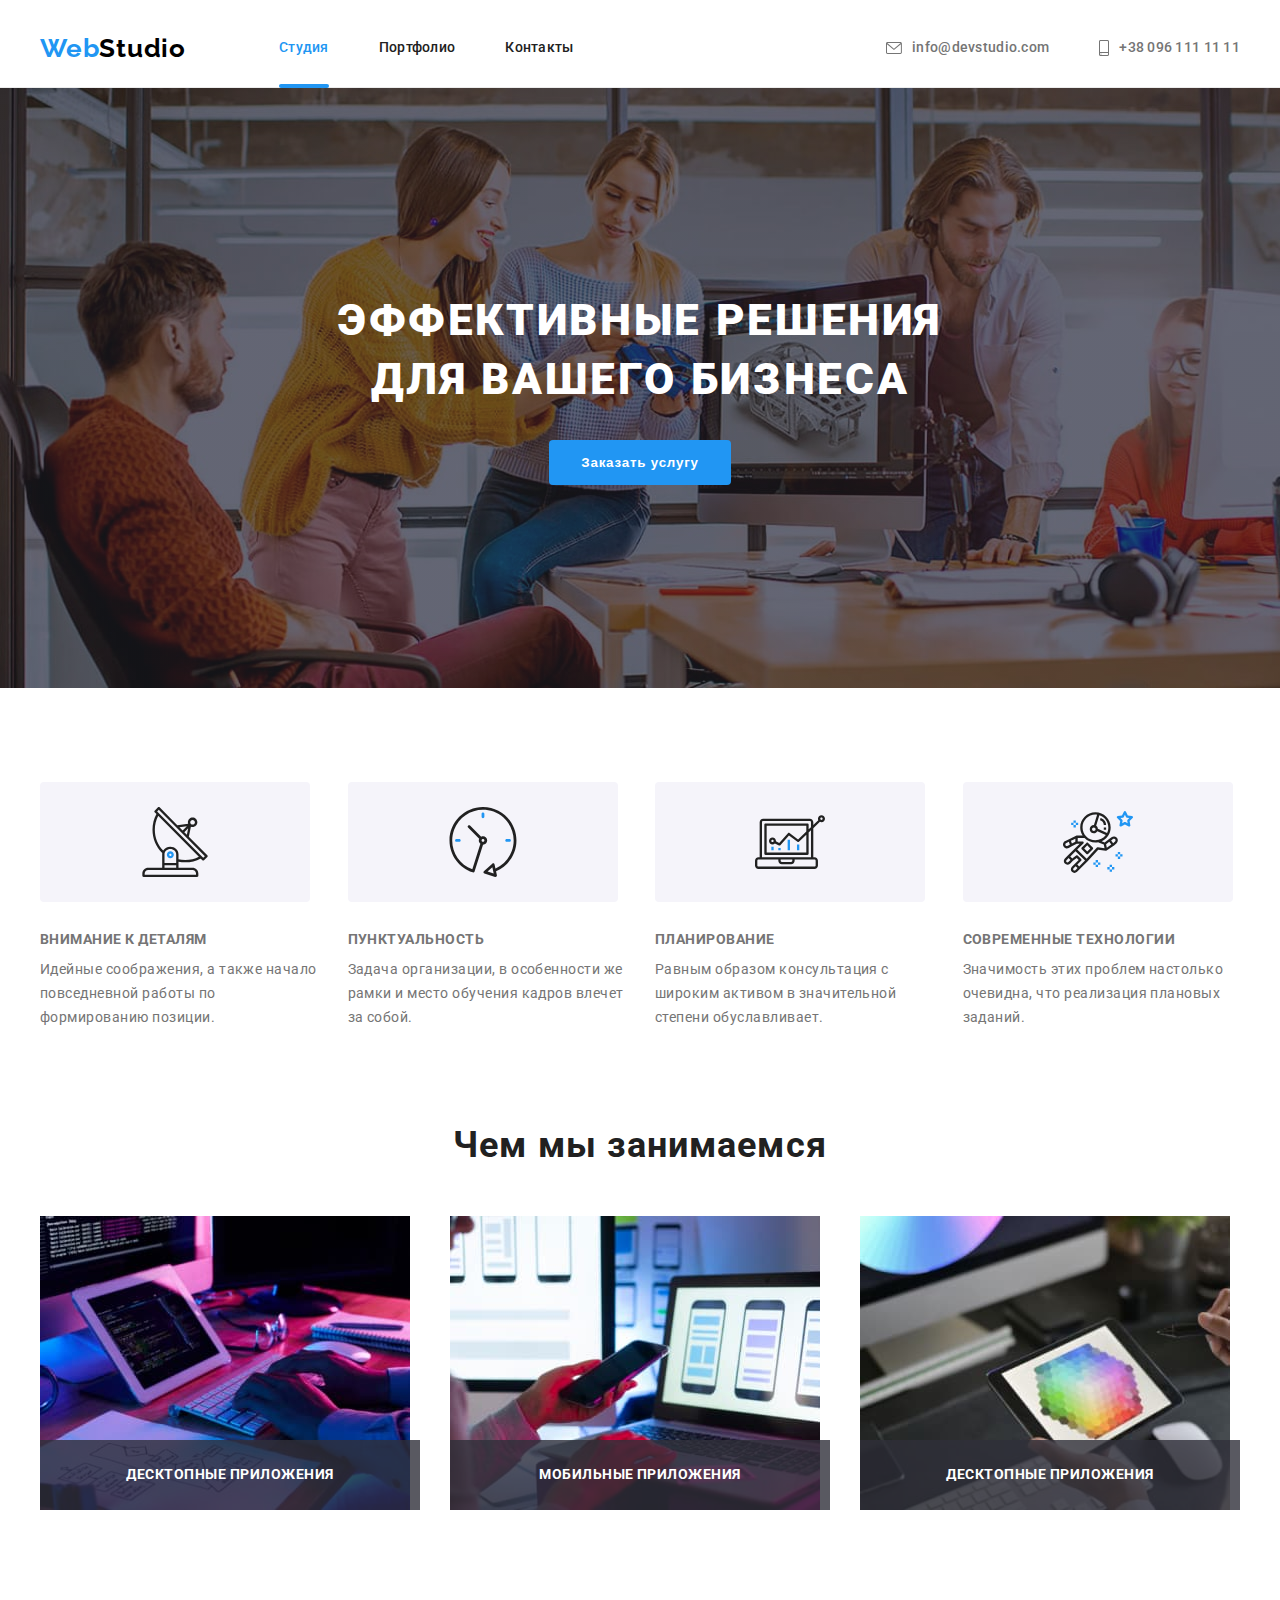
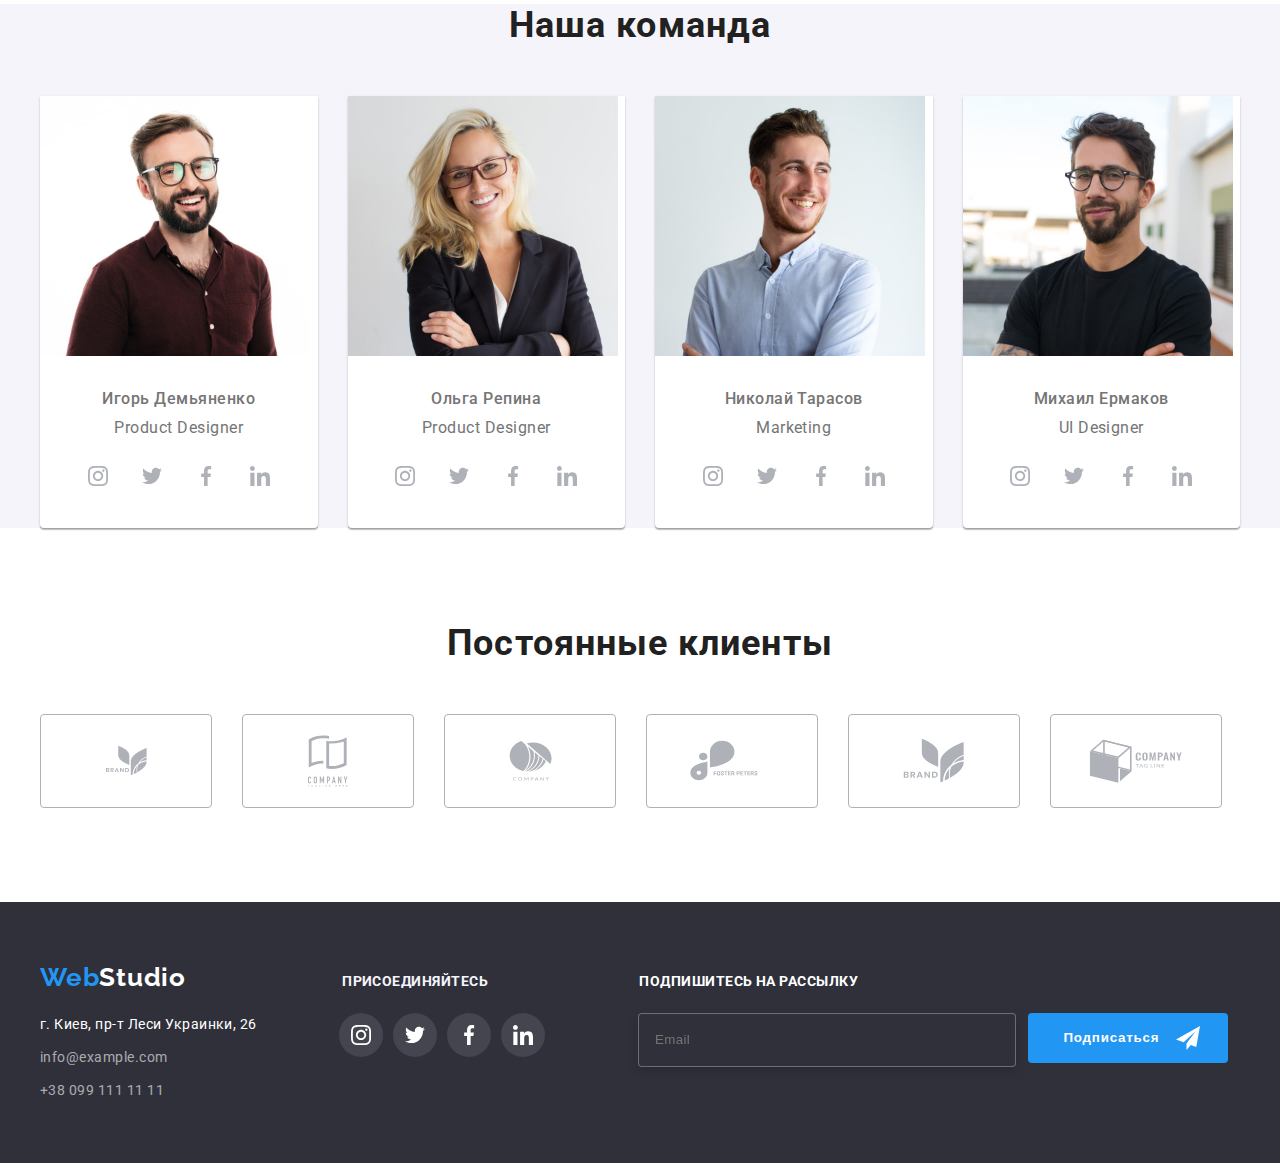
<file: index.html>
<!DOCTYPE html>
<html lang="ru">

<head>
  <meta charset="utf-8">
  <meta name="description" content="Предоставление услуг Веб разработки" />
  <!-- Мета-тег вьюпорт для синхронизации работы вюпортов устройства и DevTools -->
  <meta name="viewport" content="width=device-width, initial-scale=1.0" />
  <title>Веб студия</title>

<!-- Добавление Modern-normalize (в начале)-->
<link rel="stylesheet" href="https://cdnjs.cloudflare.com/ajax/libs/modern-normalize/1.1.0/modern-normalize.min.css"
  integrity="sha512-wpPYUAdjBVSE4KJnH1VR1HeZfpl1ub8YT/NKx4PuQ5NmX2tKuGu6U/JRp5y+Y8XG2tV+wKQpNHVUX03MfMFn9Q=="
  crossorigin="anonymous" referrerpolicy="no-referrer" />

<!-- Добавление шрифтов Google-fonts (после после modern-normalize) -->
<link rel="preconnect" href="https://fonts.googleapis.com">
<link rel="preconnect" href="https://fonts.gstatic.com" crossorigin>
<link href="https://fonts.googleapis.com/css2?family=Raleway:wght@700&family=Roboto:wght@400;500;700;900&display=swap"
  rel="stylesheet">

<!-- Ссылка на CSS-файл (после modern-normalize)-->
<link rel="stylesheet" href="./css/main.css">

</head>


<body>
  <!-- Содержание -->
  <header class="page-header">
    <!-- HEADER -->
    <div class="container">
      <nav class="page-header__nav">
        <a class="logo page-header__logo" href="./index.html">Web<span class="logo__studio logo__studio--accent-black">Studio</span>
        </a>
        <ul class="site-nav list">
          <li class="site-nav__item">
            <a href="" class="site-nav__link site-nav__link--current">Студия</a>
          </li>
          <li class="site-nav__item">
            <a href="./portfolio.html" class="site-nav__link">Портфолио</a>
          </li>
          <li class="site-nav__item">
            <a href="" class="site-nav__link">Контакты</a></li>
        </ul>
      </nav>
      <!-- КОНТАКТЫ -->
      <ul class="contact list">
        <li class="contact__item item">
          <a href="mailto:info@devstudio.com" class="contact__link link">
            <svg class="contact__icon" width="16" height="12">
              <use href="./images/svg/icons.svg#icon-envelope-hover"></use>
            </svg>
            info@devstudio.com</a>
        </li>
        <li class="contact__item item">
          <a href="tel:+380961111111" class="contact__link link">
            <svg class="contact__icon" width="10" height="16">
              <use href="./images/svg/icons.svg#icon-smartphone"></use>
            </svg>
            +38 096 111 11 11</a>
        </li>
      </ul>
    </div>
  </header>
  <main>
    <!-- Герой -->
    <section class="hero hero--margin">
      <div class="container">
        <h1 class="hero__title">Эффективные решения<br>для вашего бизнеса</h1>
        <button class="hero-button button" type="button" data-modal-open>Заказать услугу</button>
      </div>

    </section>
    <!-- 2-я секция - Приоритеты в работе -->
    <section class="feature section">
      <div class="container">
        <!-- Скрываю заголовок визуально (в CSS оформлении) -->
        <h2 class="visually-hidden">Наши приоритеты при работе с клиентом</h2>
        <ul class="feature__list list">
          <li class="feature__item">
            <div class="feature__icon-thumb">
              <svg class="feature__icon" width="70" height="70">
                <use href="./images/svg/icons.svg#icon-antenna"></use>
              </svg>
            </div>
            <h3 class="feature__title">Внимание к деталям</h3>
            <p class="feature__text">Идейные соображения, а также начало повседневной работы по формированию позиции.</p>
          </li>

          <li class="feature__item">
            <div class="feature__icon-thumb">
              <svg class="feature__icon" width="70" height="70">
                <use href="./images/svg/icons.svg#icon-clock"></use>
              </svg>
            </div>
            <h3 class="feature__title">Пунктуальность</h3>
            <p class="feature__text">Задача организации, в особенности же рамки и место обучения кадров влечет за собой.</p>
          </li>

          <li class="feature__item">
            <div class="feature__icon-thumb">
              <svg class="feature__icon" width="70" height="70">
                <use href="./images/svg/icons.svg#icon-diagram"></use>
              </svg>
            </div>
            <h3 class="feature__title">Планирование</h3>
            <p class="feature__text">Равным образом консультация с широким активом в значительной степени обуславливает.</p>
          </li>

          <li class="feature__item">
            <div class="feature__icon-thumb">
              <svg class="feature__icon" width="70" height="70">
                <use href="./images/svg/icons.svg#icon-astronaut"></use>
              </svg>
            </div>
            <h3 class="feature__title">Современные технологии</h3>
            <p class="feature__text">Значимость этих проблем настолько очевидна, что реализация плановых заданий.</p>
          </li>
        </ul>
      </div>
    </section>
    <!-- 3-я секция - Чем мы занимаемся -->
    <section class="version section">
      <div class="container">
        <h2 class="version__title section-title">Чем мы занимаемся</h2>
        <ul class="version__list list">
          <li class="version-item">
            <h3 class="version-item__title">Десктопные приложения</h3>
            <div class="version-item__thumb">
              <img src="./images/Десктопная версия.jpg" alt="Разработка версии для компьютера ">
            </div>
          </li>

          <li class="version-item">
            <h3 class="version-item__title">Мобильные приложения</h3>
            <div class="version-item__thumb">
              <img src="./images/Мобильная версия.jpg" alt="Разработка версии для компьютера ">
            </div>
          </li>

          <li class="version-item">
            <h3 class="version-item__title">Десктопные приложения</h3>
            <div class="version-item__thumb">
              <img src="./images/Планшет.jpg" alt="Разработка версии для компьютера ">
            </div>
          </li>
        </ul>
      </div>
    </section>
    <!-- 4-я секция - Наша команда -->
    <section class="masters section ">
      <div class="container">
        <h2 class="masters__title section-title">Наша команда</h2>
        <ul class="masters__list list">
          <li class="masters-item">
            <img class="masters-item__image" src="./images/Игорь.jpg" alt="Дизайнер продукции" width="270" height="260" />
            <div class="masters-item__content">
              <h3 class="masters-item__title">Игорь Демьяненко</h3>
              <p class="masters-item__text" lang="en">Product Designer</p>
              <ul class="social-list list">
                <li class="social-list__item item">
                  <a class="social-list__link link" href="">
                    <svg class="social-list__icon" width="20" height="20">
                      <use href="./images/svg/icons.svg#icon-instagram"></use>
                    </svg>
                  </a>
                </li>

                <li class="social-list__item item">
                  <a class="social-list__link link" href="">
                    <svg class="social-list__icon" width="20" height="20">
                      <use href="./images/svg/icons.svg#icon-twitter"></use>
                    </svg>
                  </a>
                </li>

                <li class="social-list__item item">
                  <a class="social-list__link link" href="">
                    <svg class="social-list__icon" width="20" height="20">
                      <use href="./images/svg/icons.svg#icon-facebook"></use>
                    </svg>
                  </a>
                </li>

                <li class="social-list__item item">
                  <a class="social-list__link link" href="">
                    <svg class="social-list__icon" width="20" height="20">
                      <use href="./images/svg/icons.svg#icon-linkedin"></use>
                    </svg>
                  </a>
                </li>
              </ul>
            </div>
          </li>
          <li class="masters-item">
            <img class="masters-item__image" src="./images/Ольга.jpg" alt="Фронтенд-разработчик" width="270" height="260" />
            <div class="masters-item__content">
              <h3 class="masters-item__title">Ольга Репина</h3>
              <p class="masters-item__text" lang="en">Product Designer</p>
              <ul class="social-list list">
                <li class="social-list__item item">
                  <a class="social-list__link link" href="">
                    <svg class="social-list__icon" width="20" height="20">
                      <use href="./images/svg/icons.svg#icon-instagram"></use>
                    </svg>
                  </a>
                </li>

                <li class="social-list__item item">
                  <a class="social-list__link link" href="">
                    <svg class="social-list__icon" width="20" height="20">
                      <use href="./images/svg/icons.svg#icon-twitter"></use>
                    </svg>
                  </a>
                </li>

                <li class="social-list__item item">
                  <a class="social-list__link link" href="">
                    <svg class="social-list__icon" width="20" height="20">
                      <use href="./images/svg/icons.svg#icon-facebook"></use>
                    </svg>
                  </a>
                </li>

                <li class="social-list__item item">
                  <a class="social-list__link link" href="">
                    <svg class="social-list__icon" width="20" height="20">
                      <use href="./images/svg/icons.svg#icon-linkedin"></use>
                    </svg>
                  </a>
                </li>
              </ul>
            </div>
          </li>

          <li class="masters-item">
            <img class="masters-item__image" src="./images/Николай.jpg" alt="Маркетолог" width="270" height="260" />
            <div class="masters-item__content">
              <h3 class="masters-item__title">Николай Тарасов</h3>
              <p class="masters-item__text" lang="en">Marketing</p>
              <ul class="social-list list">
                <li class="social-list__item item">
                  <a class="social-list__link link" href="">
                    <svg class="social-list__icon" width="20" height="20">
                      <use href="./images/svg/icons.svg#icon-instagram"></use>
                    </svg>
                  </a>
                </li>

                <li class="social-list__item item">
                  <a class="social-list__link link" href="">
                    <svg class="social-list__icon" width="20" height="20">
                      <use href="./images/svg/icons.svg#icon-twitter"></use>
                    </svg>
                  </a>
                </li>

                <li class="social-list__item item">
                  <a class="social-list__link link" href="">
                    <svg class="social-list__icon" width="20" height="20">
                      <use href="./images/svg/icons.svg#icon-facebook"></use>
                    </svg>
                  </a>
                </li>

                <li class="social-list__item item">
                  <a class="social-list__link link" href="">
                    <svg class="social-list__icon" width="20" height="20">
                      <use href="./images/svg/icons.svg#icon-linkedin"></use>
                    </svg>
                  </a>
                </li>
              </ul>
            </div>
          </li>

          <li class="masters-item">
            <img class="masters-item__image" src="images/Михаил.jpg" alt="Дизайнер пользовательского интерфейса" width="270" height="260" />
            <div class="masters-item__content">
              <h3 class="masters-item__title">Михаил Ермаков</h3>
              <p class="masters-item__text" lang="en">UI Designer</p>
              <ul class="social-list list">
                <li class="social-list__item item">
                  <a class="social-list__link link" href="">
                    <svg class="social-list__icon" width="20" height="20">
                      <use href="./images/svg/icons.svg#icon-instagram"></use>
                    </svg>
                  </a>
                </li>

                <li class="social-list__item item">
                  <a class="social-list__link link" href="">
                    <svg class="social-list__icon" width="20" height="20">
                      <use href="./images/svg/icons.svg#icon-twitter"></use>
                    </svg>
                  </a>
                </li>

                <li class="social-list__item item">
                  <a class="social-list__link link" href="">
                    <svg class="social-list__icon" width="20" height="20">
                      <use href="./images/svg/icons.svg#icon-facebook"></use>
                    </svg>
                  </a>
                </li>

                <li class="social-list__item item">
                  <a class="social-list__link link" href="">
                    <svg class="social-list__icon" width="20" height="20">
                      <use href="./images/svg/icons.svg#icon-linkedin"></use>
                    </svg>
                  </a>
                </li>
              </ul>
            </div>
          </li>
        </ul>
      </div>

    </section>
    <section class="clients section">
      <div class="container">
        <h2 class="clients__title section-title">Постоянные клиенты</h2>
        <ul class="clients__list list">
          <li class="clients__item item">
            <a class="clients__link link" href="">
              <svg class="clients__icon" width="41" height="47">
                <use href="./images/svg/icons.svg#icon-client-1"></use>
              </svg>
            </a>
          </li>

          <li class="clients__item item">
            <a class="clients__link link" href="">
              <svg class="clients__icon" width="40" height="52">
                <use href="./images/svg/icons.svg#icon-client-2"></use>
              </svg>
            </a>
          </li>

          <li class="clients__item item">
            <a class="clients__link link" href="">
              <svg class="clients__icon" width="43" height="41">
                <use href="./images/svg/icons.svg#icon-client-3"></use>
              </svg>
            </a>
          </li>

          <li class="clients__item item">
            <a class="clients__link link" href="">
              <svg class="clients__icon" width="84" height="41">
                <use href="./images/svg/icons.svg#icon-client-4"></use>
              </svg>
            </a>
          </li>

          <li class="clients__item item">
            <a class="clients__link link" href="">
              <svg class="clients__icon" width="62" height="45">
                <use href="./images/svg/icons.svg#icon-client-5"></use>
              </svg>
            </a>
          </li>

          <li class="clients__item item">
            <a class="clients__link link" href="">
              <svg class="clients__icon" width="94" height="44">
                <use href="./images/svg/icons.svg#icon-client-6"></use>
              </svg>
            </a>
          </li>
        </ul>
      </div>
    </section>
  </main>
<!-- Футер -->
  <footer class="page-footer">
    <div class="container">
      <div class="logo-title-label-thumb">
        <a class="page-footer__logo logo" href="./index.html">Web<span class="logo__studio logo__studio--accent-white">Studio</span></a>
        <h2 class="page-footer__social-title social-footer-title">присоединяйтесь</h2>
        <label class="page-footer__sign-up-label sign-up-label" for="sign-up">Подпишитесь на рассылку</label>
      </div>

      <div class="address-socials-input-thumb">
        <address class="address">
          <ul class="address__list list">

            <li class="address__item city-item">
              <a class="address__link city-link link"
                href="https://www.google.com/maps/d/viewer?mid=10uSM3H-mIU3GznYo2szRIEphczw&ll=50.42732700000001%2C30.538092&z=17"
                target="_blank" rel="noopener noreferrer">г. Киев, пр-т Леси Украинки, 26</a>
            </li>

            <li class="mail-item address__item">
              <a class="address__link mail-link link" href="mailto:info@example.com" >info@example.com</a>
            </li>

            <li class="phone-item address__item">
              <a class="address__link phone-link link" href="tel:+380991111111">+38 099 111 11 11</a>
            </li>
          </ul>
        </address>

        <ul class="social-footer-list list">
          <li class="social-footer-item item">
            <a class="social-footer-item__link link" href="">
              <svg class="social-footer-item__icon" width="20" height="20">
                <use href="./images/svg/icons.svg#icon-instagram"></use>
              </svg>
            </a>
          </li>

          <li class="social-footer-item item">
            <a class="social-footer-item__link link" href="">
              <svg class="social-footer-item__icon" width="20" height="20">
                <use href="./images/svg/icons.svg#icon-twitter"></use>
              </svg>
            </a>
          </li>

          <li class="social-footer-item item">
            <a class="social-footer-item__link link" href="">
              <svg class="social-footer-item__icon" width="20" height="20">
                <use href="./images/svg/icons.svg#icon-facebook"></use>
              </svg>
            </a>
          </li>

          <li class="social-footer-item item">
            <a class="social-footer-item__link link" href="">
              <svg class="social-footer-item__icon" width="20" height="20">
                <use href="./images/svg/icons.svg#icon-linkedin"></use>
              </svg>
            </a>
          </li>
        </ul>

        <form class="sign-up" action="#">
          <div class="sign-up__field" role="group">
            <input class="sign-up__input" name="sign-up-field" type="text" placeholder="Email" id="sign-up">
            <button class="sign-up__button button" type="submit">Подписаться
              <svg class="sign-up__icon" width="24" height="24">
                <use href="./images/svg/icons.svg#icon-sign-up-button" ></use>
              </svg>
            </button>
          </div>
        </form>
      </div>
    </div>

    </div>
  </footer>





  <div class="backdrop is-hidden" data-modal>
    <div class="modal">
      <button class="button-close" data-modal-close>
        <svg class="button-close__icon" width="11" height="11">
          <use href="./images/svg/icons.svg#icon-button-close"></use>
        </svg>
      </button>
      <p class="modal__title">Оставьте свои данные, мы вам перезвоним</p>

      <form class="modal-form" action="#">
        <ul class="modal-form__list">
          <li class="modal-form__item">
            <label class="modal-form__label" for="modal-form-name">Имя</label>
            <input class="modal-form__input" name="modal-form-name" id="modal-form-name" type="text">
            <svg class="modal-form__icon" width="18" height="18" >
              <use href="./images/svg/icons.svg#icon-person" ></use>
            </svg>
          </li>

          <li class="modal-form__item">
            <label class="modal-form__label" for="modal-form-tel">Телефон</label>
            <input class="modal-form__input" name="modal-form-tel" id="modal-form-tel" type="tel">
            <svg class="modal-form__icon" width="18" height="18">
              <use href="./images/svg/icons.svg#icon-phone"></use>
            </svg>
          </li>

          <li class="modal-form__item">
            <label class="modal-form__label" for="modal-form-email">Почта</label>
            <input class="modal-form__input" name="modal-form-email" id="modal-form-email" type="email">
            <svg class="modal-form__icon" width="18" height="18">
              <use href="./images/svg/icons.svg#icon-email"></use>
            </svg>
          </li>
        </ul>

        <div class="comment">
          <label class="comment__label" for="comment">Комментарий</label>
          <textarea class="comment__textarea" name="comment" id="comment" rows="10" placeholder="Введите текст"></textarea>
        </div>

        <div class="checkbox-group">
          <input class="checkbox" name="agree-checkbox-new"
          type="checkbox"  id="agree-checkbox-new">
          <label class="checkbox__label" for="agree-checkbox-new">
            <span class="checkbox__icon-thumb">
              <svg class="checkbox__icon" width="16" height="15">
                <use href="./images/svg/icons.svg#icon-checkbox"></use>
              </svg>
            </span>Соглашаюсь с рассылкой и принимаю
            <pre> </pre>
            <a href="" class="checkbox__link link">Условия договора</a>
          </label>
        </div>

        <div class="send-modal-group">
          <button class="send-modal-button button" type="submit">Отправить</button>
        </div>
      </form>
    </div>

<script src="./js/modal.js"></script>

</body>

</html>
</file>
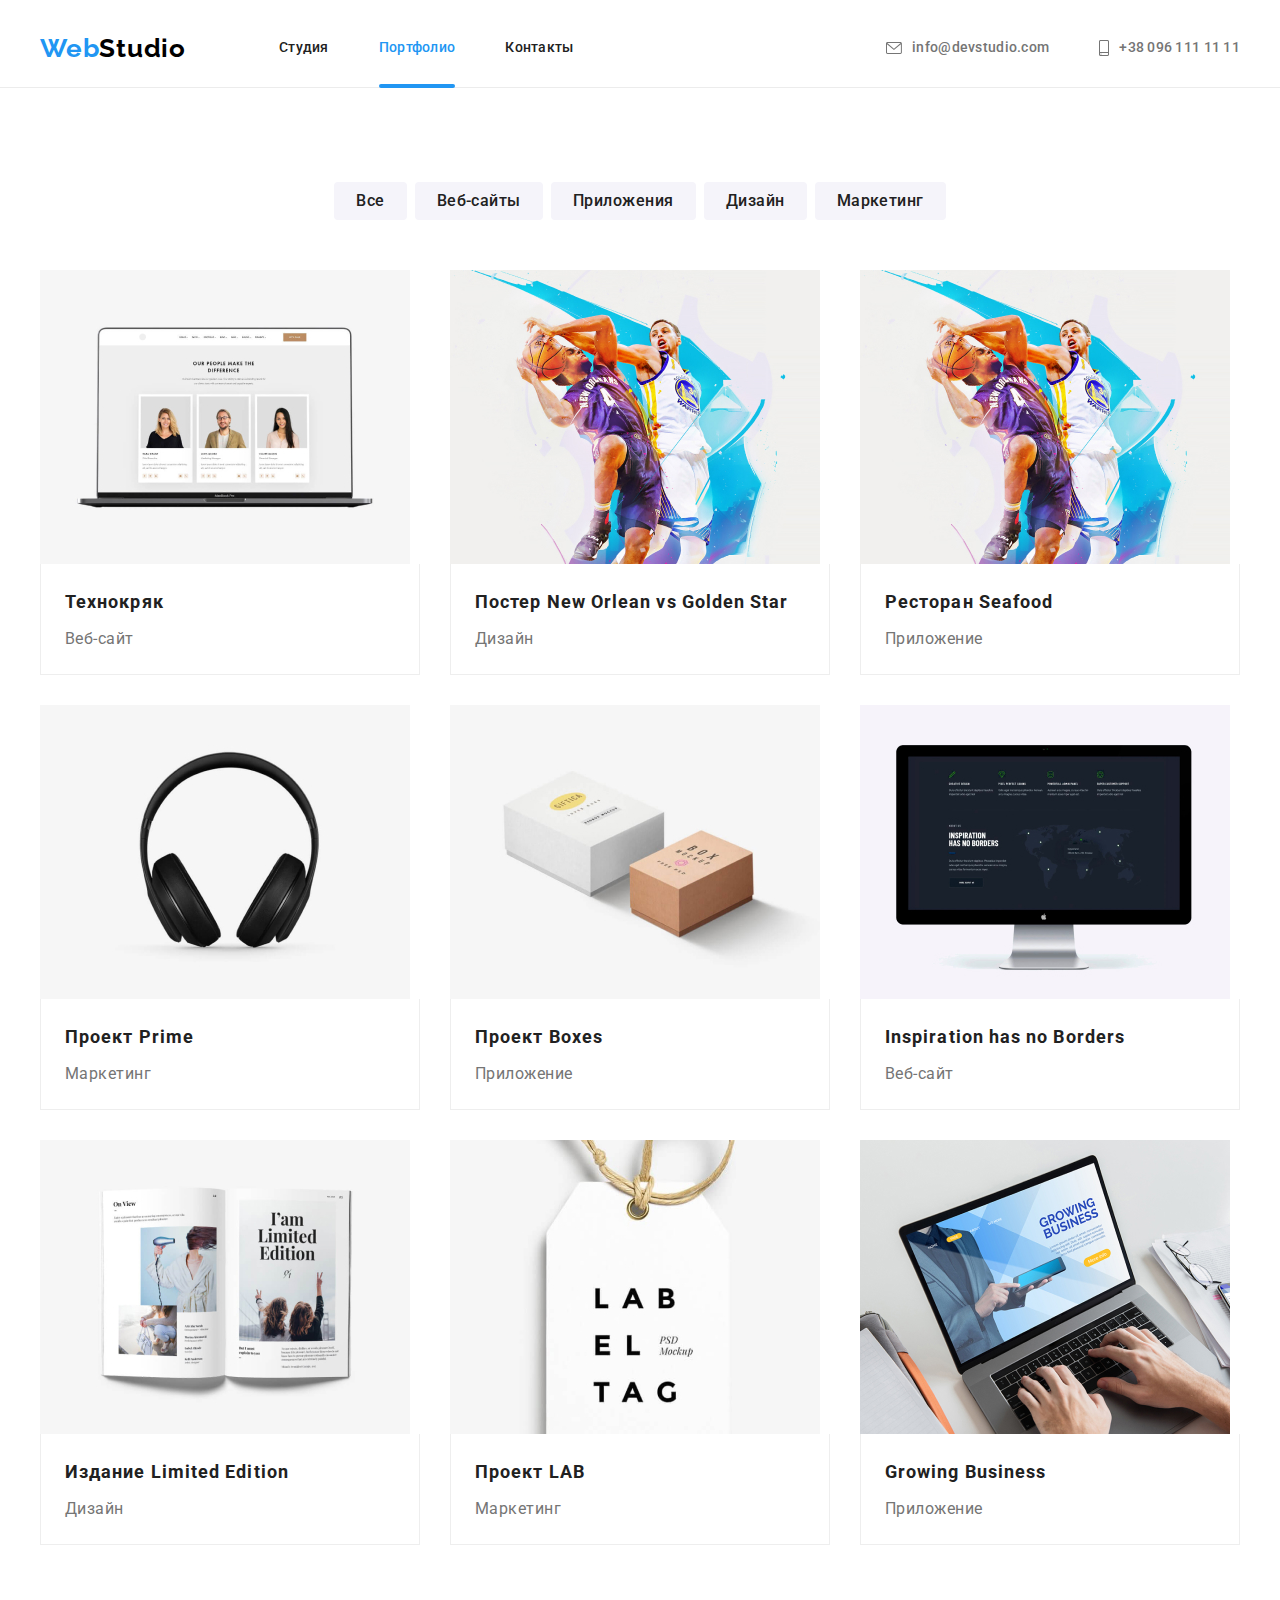
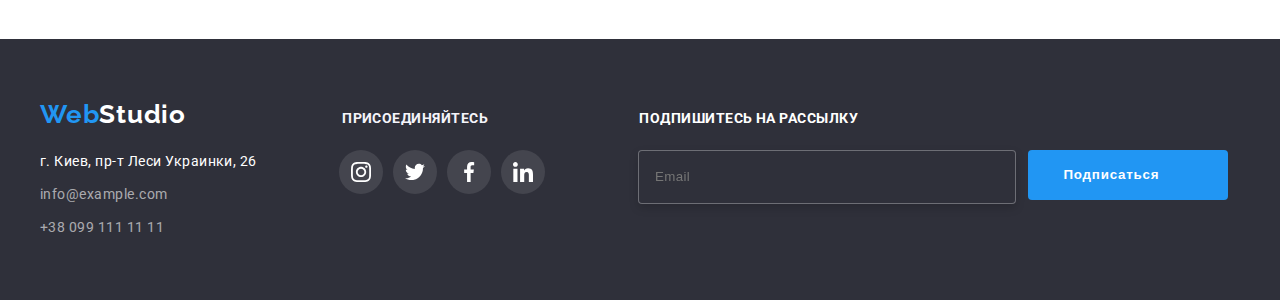
<file: portfolio.html>
<!DOCTYPE html>
<html lang="ru">

<head>
  <meta charset="utf-8">
  <meta name="description" content="Предоставление услуг Веб разработки" />
  <title>Веб студия</title>

  <!-- Добавление Modern-normalize (в начале)-->
  <link rel="stylesheet" href="https://cdnjs.cloudflare.com/ajax/libs/modern-normalize/1.1.0/modern-normalize.min.css"
    integrity="sha512-wpPYUAdjBVSE4KJnH1VR1HeZfpl1ub8YT/NKx4PuQ5NmX2tKuGu6U/JRp5y+Y8XG2tV+wKQpNHVUX03MfMFn9Q=="
    crossorigin="anonymous" referrerpolicy="no-referrer" />

  <!-- Добавление шрифтов Google-fonts (после после modern-normalize) -->
  <link rel="preconnect" href="https://fonts.googleapis.com">
  <link rel="preconnect" href="https://fonts.gstatic.com" crossorigin>
  <link href="https://fonts.googleapis.com/css2?family=Raleway:wght@700&family=Roboto:wght@400;500;700;900&display=swap"
    rel="stylesheet">

  <!-- Ссылка на CSS-файл (после modern-normalize)-->
  <link rel="stylesheet" href="./css/potrfolio.min.css">

</head>


<body>
  <!-- Содержание -->
  <header class="page-header">
    <!-- HEADER -->
    <div class="container">
      <nav class="page-header__nav">
        <a class="logo page-header__logo" href="./index.html">Web<span class="logo__studio logo__studio--accent-black">Studio</span>
        </a>
        <ul class="site-nav list">
          <li class="site-nav__item">
            <a href="./index.html" class="site-nav__link ">Студия</a>
          </li>
          <li class="site-nav__item">
            <a href="" class="site-nav__link site-nav__link--current">Портфолио</a>
          </li>
          <li class="site-nav__item">
            <a href="" class="site-nav__link">Контакты</a>
          </li>
        </ul>
      </nav>
      <!-- КОНТАКТЫ -->
      <ul class="contact list">
        <li class="contact__item item">
          <a href="mailto:info@devstudio.com" class="contact__link link">
            <svg class="contact__icon" width="16" height="12">
              <use href="./images/svg/icons.svg#icon-envelope-hover"></use>
            </svg>
            info@devstudio.com</a>
        </li>
        <li class="contact__item item">
          <a href="tel:+380961111111" class="contact__link link">
            <svg class="contact__icon" width="10" height="16">
              <use href="./images/svg/icons.svg#icon-smartphone"></use>
            </svg>
            +38 096 111 11 11</a>
        </li>
      </ul>
    </div>
  </header>

  <main>
    <section class="section directions">
      <div class="container">
        <h1 class="visually-hidden">Портфолио</h1>
        <ul class="directions__list list">
          <li class="directions__item">
            <button class="directions__button">Все</button>
          </li>

          <li class="directions__item">
            <button class="directions__button">Веб-сайты</button>
          </li>

          <li class="directions__item">
            <button class="directions__button">Приложения</button>
          </li>

          <li class="directions__item">
            <button class="directions__button">Дизайн</button>
          </li>

          <li class="directions__item">
            <button class="directions__button">Маркетинг</button>
          </li>
        </ul>

        <ul class="example-list list">
          <li class="example-list__item">
            <a href="" class="example-list__link">
              <div class="example-list__thumb">
                <img class="example-list__image" src="./images/portfolio/Технокряк-img(1).jpg" width="370" height="294" alt="Технокряк">
                <p class="example-list__overlay">Технокряк это современная площадка распространения коронавируса. Компании
                  используют эту платформу для цифрового
                  шпионажа и атак на защищённые сервера конкурентов.</p>
              </div>
              <div class="example-list__content">
                <h2 class="example-list__title">Технокряк</h2>
                <p class="example-list__text">Веб-сайт</p>
              </div>
            </a>
          </li>


          <li class="example-list__item">
            <a href="" class="example-list__link">
              <div class="example-list__thumb">
                <img class="example-list__image" src="./images/portfolio/Постер-img (2).jpg" width="370" height="294" alt="Постер">
                <p class="example-list__overlay">Технокряк это современная площадка распространения коронавируса. Компании
                  используют эту платформу для цифрового
                  шпионажа и атак на защищённые сервера конкурентов.</p>
              </div>
              <div class="example-list__content">
                <h2 class="example-list__title">Постер New Orlean vs Golden Star</h2>
                <p class="example-list__text">Дизайн</p>
              </div>
            </a>
          </li>

          <li class="example-list__item">
            <a href="" class="example-list__link">
              <div class="example-list__thumb">
                <img class="example-list__image" src="./images/portfolio/Seafood-img (3).jpg" width="370" height="294" alt="Ресторан Сифуд">
                <p class="example-list__overlay">Технокряк это современная площадка распространения коронавируса. Компании
                  используют эту платформу для цифрового
                  шпионажа и атак на защищённые сервера конкурентов.</p>
              </div>
              <div class="example-list__content">
                <h2 class="example-list__title">Ресторан Seafood</h2>
                <p class="example-list__text">Приложение</p>
              </div>
            </a>
          </li>

          <li class="example-list__item">
            <a href="" class="example-list__link">
              <div class="example-list__thumb">
                <img class="example-list__image" src="./images/portfolio/Prime-img (4).jpg" width="370" height="294" alt="Проект Прайм">
                <p class="example-list__overlay">Технокряк это современная площадка распространения коронавируса. Компании
                  используют эту платформу для цифрового
                  шпионажа и атак на защищённые сервера конкурентов.</p>
              </div>
              <div class="example-list__content">
                <h2 class="example-list__title"> Проект Prime</h2>
                <p class="example-list__text">Маркетинг</p>
              </div>
            </a>
          </li>

          <li class="example-list__item">
            <a href="" class="example-list__link">
              <div class="example-list__thumb">
                <img class="example-list__image" src="./images/portfolio/Boxes-img (5).jpg" width="370" height="294" alt="Проект Боксес">
                <p class="example-list__overlay">Технокряк это современная площадка распространения коронавируса. Компании
                  используют эту платформу для цифрового
                  шпионажа и атак на защищённые сервера конкурентов.</p>
              </div>
              <div class="example-list__content">
                <h2 class="example-list__title">Проект Boxes</h2>
                <p class="example-list__text">Приложение</p>
              </div>
            </a>
          </li>

          <li class="example-list__item">
            <a href="" class="example-list__link">
              <div class="example-list__thumb">
                <img class="example-list__image" src="./images/portfolio/Inspiration-img (6).jpg" width="370" height="294"
                  alt="Вдохновение без границ">
                <p class="example-list__overlay">Технокряк это современная площадка распространения коронавируса. Компании
                  используют эту платформу для цифрового
                  шпионажа и атак на защищённые сервера конкурентов.</p>
              </div>
              <div class="example-list__content">
                <h2 class="example-list__title">Inspiration has no Borders</h2>
                <p class="example-list__text">Веб-сайт</p>
              </div>
            </a>
          </li>

          <li class="example-list__item">
            <a href="" class="example-list__link">
              <div class="example-list__thumb">
                <img class="example-list__image" src="./images/portfolio/Limited-img (7).jpg" width="370" height="294"
                  alt="Издание Ограниченная Серия">
                <p class="example-list__overlay">Технокряк это современная площадка распространения коронавируса. Компании
                  используют эту платформу для цифрового
                  шпионажа и атак на защищённые сервера конкурентов.</p>
              </div>
              <div class="example-list__content">
                <h2 class="example-list__title">Издание Limited Edition</h2>
                <p class="example-list__text">Дизайн</p>
              </div>
            </a>
          </li>

          <li class="example-list__item">
            <a href="" class="example-list__link">
              <div class="example-list__thumb">
                <img class="example-list__image" src="./images/portfolio/LAB-img (8).jpg" width="370" height="294" alt="Проект ЛАБ">
                <p class="example-list__overlay">Технокряк это современная площадка распространения коронавируса. Компании
                  используют эту платформу для цифрового
                  шпионажа и атак на защищённые сервера конкурентов.</p>
              </div>
              <div class="example-list__content">
                <h2 class="example-list__title">Проект LAB</h2>
                <p class="example-list__text">Маркетинг</p>
              </div>
            </a>
          </li>

          <li class="example-list__item">
            <a href="" class="example-list__link">
              <div class="example-list__thumb">
                <img class="example-list__image" src="./images/portfolio/Growing-img (9).jpg" width="370" height="294" alt="Растущий бизнес">
                <p class="example-list__overlay">Технокряк это современная площадка распространения коронавируса. Компании
                  используют эту платформу для цифрового
                  шпионажа и атак на защищённые сервера конкурентов.</p>
              </div>
              <div class="example-list__content">
                <h2 class="example-list__title"> Growing Business</h2>
                <p class="example-list__text">Приложение</p>
              </div>
            </a>
          </li>
      </div>
    </section>
  </main>

  <!-- Футер -->
  <footer class="page-footer">
    <div class="container">
      <div class="logo-title-label-thumb">
        <a class="page-footer__logo logo" href="./index.html">Web<span class="logo__studio logo__studio--accent-white">Studio</span></a>
        <h2 class="page-footer__social-title social-footer-title">присоединяйтесь</h2>
        <label class="page-footer__sign-up-label sign-up-label" for="sign-up">Подпишитесь на рассылку</label>
      </div>

      <div class="address-socials-input-thumb">
        <address class="address">
          <ul class="address__list list">

            <li class="address__item city-item">
              <a class="address__link city-link link"
                href="https://www.google.com/maps/d/viewer?mid=10uSM3H-mIU3GznYo2szRIEphczw&ll=50.42732700000001%2C30.538092&z=17"
                target="_blank" rel="noopener noreferrer">г. Киев, пр-т Леси Украинки, 26</a>
            </li>

            <li class="mail-item address__item">
              <a class="address__link mail-link link" href="mailto:info@example.com">info@example.com</a>
            </li>

            <li class="phone-item address__item">
              <a class="address__link phone-link link" href="tel:+380991111111">+38 099 111 11 11</a>
            </li>
          </ul>
        </address>

        <ul class="social-footer-list list">
          <li class="social-footer-item item">
            <a class="social-footer-item__link link" href="">
              <svg class="social-footer-item__icon" width="20" height="20">
                <use href="./images/svg/icons.svg#icon-instagram"></use>
              </svg>
            </a>
          </li>

          <li class="social-footer-item item">
            <a class="social-footer-item__link link" href="">
              <svg class="social-footer-item__icon" width="20" height="20">
                <use href="./images/svg/icons.svg#icon-twitter"></use>
              </svg>
            </a>
          </li>

          <li class="social-footer-item item">
            <a class="social-footer-item__link link" href="">
              <svg class="social-footer-item__icon" width="20" height="20">
                <use href="./images/svg/icons.svg#icon-facebook"></use>
              </svg>
            </a>
          </li>

          <li class="social-footer-item item">
            <a class="social-footer-item__link link" href="">
              <svg class="social-footer-item__icon" width="20" height="20">
                <use href="./images/svg/icons.svg#icon-linkedin"></use>
              </svg>
            </a>
          </li>
        </ul>

        <form class="sign-up" action="#">
          <div class="sign-up__field" role="group">
            <input class="sign-up__input" name="sign-up-field" type="text" placeholder="Email" id="sign-up">
            <button class="sign-up__button button" type="submit">Подписаться
              <svg class="sign-up__icon" width="24" height="24">
                <use href="./images/svg/icons.svg#icon-send-button"></use>
              </svg>
            </button>
          </div>
        </form>
      </div>
    </div>

    </div>
  </footer>
</body>
</html>
</file>
<file: css/main.css>
@charset "UTF-8";
:root {
  --primary-text-color: #757575;
  --secondary-text-color: #ffffff;
  --footer-text-color: rgba(255, 255, 255, 0.6);
  --title-text-color: #212121;
  --logo-black-color: #000000;
  --accent-color: #2196f3;
  --primary-bg-color: #ffffff;
  --secondary-bg-color: #f5f4fa;
  --footer-bg-color: #2f303a;
  --button-border: rgba(0, 0, 0, 0.15);
  --border-under-header: #ececec;
  --border-under-item: #eeeeee;
  --shadow: 0px 1px 3px rgba(0, 0, 0, 0.12), 0px 1px 1px rgba(0, 0, 0, 0.14),
    0px 2px 1px rgba(0, 0, 0, 0.2);
  /* отступ между элементами списка (кроме меню навигации) */
  --list-gap: 30px;
  /* -1 * var(--list-gap) = -30px  */
}

/* основной цвет текста (прозрачный) #757575  */
/* вторичный цвет текста (черный) #212121 */
/* третий цвет текста (белый) #ffffff */
/* основной фон (белый)  #ffffff */
/* второй фон (белый с прозрачностью) #f5f4fA (наша команда) */
/* третий фон футера + эффиктивные решения (серый) #2f303a */
/* акцент #2196f3 */
/* -----------Локальные переменные-------- */
body {
  color: var(--primary-text-color);
  background-color: var(--primary-bg-color);
  font-family: 'Roboto', sans-serif;
  letter-spacing: 0.03em;
  max-width: 1600px;
  margin-left: auto;
  margin-right: auto;
}

/* Заголовки и обзацы - убираю вертикальные отступы */
h1,
h2,
h3,
h4,
h5,
h6,
p {
  padding: 0;
  margin: 0;
}

h3 {
  margin-bottom: 10px;
}

/* -----------------Утилиты--------------- */
/* контейнер*/
.container {
  margin-left: auto;
  margin-right: auto;
  padding-left: 15px;
  padding-right: 15px;
  width: 1200px;
}

/* Reset */
.section {
  margin-bottom: 94px;
  margin-top: 94px;
}

/* .list Убираем маркеры с нужных нам списков */
.list {
  padding: 0;
  margin: 0;
  list-style: none;
}

/* Скрываю заголовок визуально (в CSS оформлении) */
.visually-hidden {
  position: absolute;
  width: 1px;
  height: 1px;
  margin: -1px;
  padding: 0;
  overflow: hidden;
  border: 0;
  clip: rect(0 0 0 0);
}

.page-header {
  position: relative;
}

.page-header .container {
  display: flex;
  align-items: center;
}

.page-header .container::after {
  content: '';
  position: absolute;
  bottom: 0;
  left: 0;
  border-bottom: 1px solid var(--border-under-header);
  width: 100%;
}

.page-header__nav {
  display: flex;
  align-items: center;
}

/* .logo-web */
.logo {
  text-decoration: none;
  color: var(--accent-color);
  font-family: 'Raleway', sans-serif;
  letter-spacing: 0.03em;
  font-weight: 700;
  font-size: 26px;
  line-height: 1.19;
}

/* WebStudio - черный цвет */
.logo__studio--accent-black {
  color: var(--logo-black-color);
}

/* WebStudio - белый цвет */
.logo__studio--accent-white {
  color: var(--secondary-text-color);
}

.site-nav {
  display: flex;
  margin-left: 93px;
}

.site-nav > .site-nav__item {
  position: relative;
}

.site-nav .site-nav__item + .site-nav__item {
  margin-left: 50px;
}

/* site-nav цвет списка ссылок */
.site-nav__link {
  transition: color 250ms cubic-bezier(0.4, 0, 0.2, 1);
  display: block;
  padding-top: 32px;
  padding-bottom: 32px;
  color: var(--title-text-color);
  font-weight: 500;
  font-size: 14px;
  line-height: 1.14;
  letter-spacing: 0.02em;
  text-decoration: none;
  /* site-nav цвет ссылки при наведении */
}

.site-nav__link:hover, .site-nav__link:focus {
  color: var(--accent-color);
}

/* current - Позиционирование открытой ссылки на текущей странице*/
.site-nav__link--current {
  color: var(--accent-color);
  /* нижнее подчеркивание текущей вкладки*/
}

.site-nav__link--current::after {
  content: '';
  position: absolute;
  bottom: 0;
  left: 0;
  z-index: 1;
  width: 100%;
  height: 4px;
  background-color: var(--accent-color);
  border-radius: 2px;
}

/* Contact */
.contact {
  display: flex;
  margin-left: auto;
}

.contact__item + .contact__item {
  margin-left: 50px;
}

/* задается цвет списку контактов в шапке */
.contact__link {
  display: flex;
  align-items: center;
  padding-top: 32px;
  padding-bottom: 32px;
  color: var(--primary-text-color);
  font-weight: 500;
  font-size: 14px;
  line-height: 1.14;
  letter-spacing: 0.02em;
  text-decoration: none;
  transition: color 250ms cubic-bezier(0.4, 0, 0.2, 1);
  /* задается цвет подсвечивания ссылки при наведении курсором */
}

.contact__link:hover, .contact__link:focus {
  color: var(--accent-color);
}

.contact__icon {
  fill: currentColor;
  margin-right: 10px;
}

/* Центрирование - HERO, BUTTON, фон Героя */
.hero {
  background-image: linear-gradient(rgba(47, 48, 58, 0.4), rgba(47, 48, 58, 0.4)), url("../images/hero-bg.jpg");
  background-color: #c4c4c4;
  display: flex;
  flex-direction: column;
  justify-content: center;
  max-width: 1600px;
  min-height: 600px;
  text-align: center;
  margin-left: auto;
  margin-right: auto;
}

.hero--margin {
  margin-bottom: 94px;
}

/* h1 Задается цвет заголовку Героя */
.hero__title {
  margin-top: 0px;
  margin-bottom: 30px;
  color: var(--secondary-text-color);
  font-family: 'Roboto', sans-serif;
  font-weight: 900;
  font-size: 44px;
  line-height: 1.36;
  text-align: center;
  letter-spacing: 0.06em;
  text-transform: uppercase;
}

/* button применение формления к кнопке */
.hero-button {
  padding-left: 32px;
  padding-right: 32px;
}

.button {
  padding-top: 10px;
  padding-bottom: 10px;
  font-weight: 700;
  line-height: 1.88;
  letter-spacing: 0.06em;
  color: var(--secondary-text-color);
  background-color: var(--accent-color);
  border-style: none;
  box-shadow: var(--button-border);
  border-radius: 4px;
  cursor: pointer;
}

/* --------------------backdrop-------------------------- */
.backdrop {
  position: fixed;
  top: 0;
  left: 0;
  width: 100vw;
  height: 100vh;
  /* min-width: 1600px;
  height: 1024px; */
  background-color: rgba(0, 0, 0, 0.2);
  opacity: 1;
  transition: opacity 250ms cubic-bezier(0.4, 0, 0.2, 1), visibility 250ms cubic-bezier(0.4, 0, 0.2, 1);
}

.backdrop.is-hidden {
  opacity: 0;
  visibility: hidden;
  pointer-events: none;
}

.modal {
  position: absolute;
  left: 50%;
  top: 50%;
  transform: translate(-50%, -50%) scale(1);
  transition: transform 250ms cubic-bezier(0.4, 0, 0.2, 1);
  width: 528px;
  min-height: 581px;
  padding: 40px;
  background-color: var(--primary-bg-color);
  border-radius: 4px;
  box-shadow: 0px 1px 3px rgba(0, 0, 0, 0.12), 0px 1px 1px rgba(0, 0, 0, 0.14), 0px 2px 1px rgba(0, 0, 0, 0.2);
}

.modal__title {
  margin-bottom: 12px;
  font-weight: 700;
  font-size: 20px;
  line-height: 23px;
  text-align: center;
  color: #212121;
}

/* -----------modal-form--------- */
.modal-form__list {
  padding: 0;
  margin-top: 0;
  margin-bottom: 10px;
}

.modal-form__item {
  position: relative;
  margin-bottom: 10px;
  list-style: none;
}

.modal-form__item:last-child {
  margin-bottom: 0;
}

/* .modal-form-input:focus ~ .modal-form-icon {
  fill: var(--accent-color);
} */
.modal-form__label {
  font-size: 12px;
  line-height: 1.16px;
  letter-spacing: 0.01em;
  color: var(--primary-text-color);
}

/* .modal-form-label:focus + .modal-form-input {
  border-color: #2196f3;
} */
.modal-form__input {
  padding: 11px 12px 11px 42px;
  width: 100%;
  margin-top: 4px;
  border: 1px solid rgba(33, 33, 33, 0.2);
  box-sizing: border-box;
  border-radius: 4px;
  transition: border 250ms cubic-bezier(0.4, 0, 0.2, 1);
}

.modal-form__input:focus {
  outline: none;
  border: 1px solid var(--accent-color);
}

.modal-form__icon {
  position: absolute;
  left: 12px;
  top: 35px;
  transition: fill 250ms cubic-bezier(0.4, 0, 0.2, 1);
}

.modal-form__item:focus-within > .modal-form__icon {
  fill: blue;
}

/* ----------------------form-comment------------------------ */
.comment__label {
  display: inline-block;
  margin-bottom: 4px;
}

.comment__textarea {
  width: 100%;
  padding: 12px 16px 12px 16px;
  margin-bottom: 20px;
  resize: none;
  border: 1px solid rgba(33, 33, 33, 0.2);
  box-sizing: border-box;
  border-radius: 4px;
}

/* ----------------agree-checkbox + button------------ */
.checkbox-group {
  display: flex;
  align-items: center;
  justify-content: center;
  margin-bottom: 30px;
  font-size: 14px;
  line-height: 1.71px;
  text-align: center;
}

.checkbox {
  position: absolute;
  width: 1px;
  height: 1px;
  margin: -1px;
  border: 0;
  padding: 0;
  clip: rect(0 0 0 0);
  overflow: hidden;
}

.checkbox:checked + .checkbox__label .checkbox__icon {
  fill: var(--accent-color);
  border: 1px solid var(--accent-color);
  background-color: var(--accent-color);
}

.checkbox__label {
  display: flex;
  align-items: center;
}

.checkbox__icon-thumb {
  display: flex;
  align-items: center;
  justify-content: center;
  width: 16px;
  height: 15px;
  margin-right: 7px;
}

.checkbox__icon {
  fill: var(--primary-bg-color);
  border: 1px solid #000000;
  border-radius: 4px;
}

.checkbox__link {
  color: var(--accent-color);
}

.send-modal-group {
  padding-left: 124px;
  padding-right: 124px;
}

.send-modal-button {
  margin: 0 auto;
  display: block;
  min-width: 200px;
  min-height: 50px;
  padding-left: 56px;
  padding-right: 55px;
}

.button-close {
  position: absolute;
  right: 5px;
  top: 5px;
  transition: fill 250ms cubic-bezier(0.4, 0, 0.2, 1);
  width: 30px;
  height: 30px;
  display: flex;
  align-items: center;
  justify-content: center;
  padding: 8px 8px 9px 9px;
  cursor: pointer;
  border-radius: 50%;
  border: 1px solid rgba(0, 0, 0, 0.1);
  background-color: #ffffff;
}

.button-close:hover, .button-close:focus {
  fill: var(--accent-color);
}

/* feature */
.feature__list {
  display: flex;
}

.feature__item {
  flex-basis: calc(100% - 4 * var(--list-gap) / 4);
}

.feature__item + .feature__item {
  margin-left: var(--list-gap);
}

/* h3 оформление-1 */
.feature__title {
  font-family: 'Roboto', sans-serif;
  font-size: 14px;
  line-height: 1.14;
  text-transform: uppercase;
}

/* p - оформление-1 */
.feature__text {
  font-size: 14px;
  line-height: 1.71;
}

.feature__icon-thumb {
  display: flex;
  align-items: center;
  justify-content: center;
  width: 270px;
  height: 120px;
  background-color: #f5f4fa;
  border-radius: 4px;
  margin-bottom: 30px;
}

.version__list {
  display: flex;
  margin-left: calc(-1 * var(--list-gap));
}

.version-item {
  position: relative;
  max-height: 294px;
  flex-basis: calc(100% / 3 - var(--list-gap));
  margin-left: var(--list-gap);
  z-index: -1;
}

.version-item__thumb {
  max-height: 100%;
}

.version-item__title {
  position: absolute;
  bottom: 0;
  left: 0;
  width: 100%;
  padding-top: 27px;
  padding-bottom: 27px;
  margin-bottom: 0;
  font-family: 'Roboto', sans-serif;
  color: var(--secondary-text-color);
  font-size: 14px;
  font-weight: 700;
  line-height: 1.14;
  text-transform: uppercase;
  text-align: center;
  background-color: rgba(47, 48, 58, 0.8);
}

/* применение ЗАГОЛОВКА к однотипным секциям, в которых одинаковый цвет заголовка */
.section-title {
  margin-bottom: 50px;
  color: var(--title-text-color);
  font-size: 36px;
  line-height: 1.17;
  text-align: center;
  letter-spacing: 0.03em;
}

/* -----------------masters---------------- */
.masters {
  background-color: var(--secondary-bg-color);
}

.masters__list {
  display: flex;
  flex-wrap: wrap;
  margin-left: calc(-1 * var(--list-gap));
}

.masters__list > .masters-item {
  flex-basis: calc(100% / 4 - var(--list-gap));
  margin-left: var(--list-gap);
  box-shadow: var(--shadow);
  border-radius: 0px 0px 4px 4px;
  background-color: var(--primary-bg-color);
}

.masters-item__image {
  margin-bottom: 30px;
  max-width: 100%;
}

.masters-item__content {
  padding-bottom: 30px;
}

.masters-item__text {
  margin-bottom: 16px;
  font-size: 16px;
  line-height: 1.18;
  text-align: center;
}

/* h3 оформление -2 */
.masters-item__title {
  font-weight: 500;
  font-size: 16px;
  line-height: 1.18;
  text-align: center;
}

/* social */
.social-list {
  display: flex;
  justify-content: center;
  align-items: center;
}

.social-list__item + .social-list__item {
  margin-left: 10px;
}

.social-list__link {
  display: flex;
  justify-content: center;
  align-items: center;
  width: 44px;
  height: 44px;
  fill: #afb1b8;
  border-radius: 50%;
  transition: background-color 250ms cubic-bezier(0.4, 0, 0.2, 1), fill 250ms cubic-bezier(0.4, 0, 0.2, 1);
}

.social-list__link:hover, .social-list__link:focus {
  background-color: var(--accent-color);
  fill: #ffffff;
}

/* clients */
.clients__list {
  display: flex;
  /* justify-content: center; */
}

.clients__item + .clients__item {
  margin-left: 30px;
}

.clients__link {
  display: flex;
  align-items: center;
  justify-content: center;
  width: 170px;
  height: 92px;
  fill: #afb1b8;
  border: 1px solid #afb1b8;
  border-radius: 4px;
  transition: fill 250ms cubic-bezier(0.4, 0, 0.2, 1), border 250ms cubic-bezier(0.4, 0, 0.2, 1);
}

.clients__link:hover, .clients__link:focus {
  border-color: var(--accent-color);
  fill: var(--accent-color);
}

/* фон - футер */
.page-footer {
  background-color: var(--footer-bg-color);
}

.page-footer .container {
  padding-top: 60px;
  padding-bottom: 60px;
}

.logo-title-label-thumb {
  display: flex;
  align-items: baseline;
  margin-bottom: 20px;
}

.address-socials-input-thumb {
  display: flex;
}

/* footer-contacts */
.address__item:not(:last-child) {
  margin-bottom: 9px;
}

.address__link {
  text-decoration: none;
  font-style: normal;
  font-weight: 400;
  font-size: 14px;
  line-height: 1.71;
}

.city-link {
  color: var(--secondary-text-color);
}

.mail-link,
.phone-link {
  color: var(--footer-text-color);
}

/* socials */
.social-footer-title {
  margin-left: 156px;
  color: var(--secondary-bg-color);
  font-family: 'Roboto', sans-serif;
  font-size: 14px;
  line-height: 1.14;
  text-transform: uppercase;
}

.social-footer-list {
  display: flex;
  margin-left: 82px;
}

.social-footer-item + .social-footer-item {
  margin-left: 10px;
}

.social-footer-item__link {
  display: flex;
  align-items: center;
  justify-content: center;
  width: 44px;
  height: 44px;
  fill: var(--secondary-text-color);
  background-color: rgba(255, 255, 255, 0.1);
  border-radius: 50%;
  transition: background-color 250ms cubic-bezier(0.4, 0, 0.2, 1);
}

.social-footer-item__link:hover, .social-footer-item__link:focus {
  background-color: var(--accent-color);
}

/* -------------form-footer------------------ */
.sign-up__field {
  margin-left: 93px;
  display: flex;
  align-items: flex-start;
}

.sign-up-label {
  margin-bottom: 0;
  margin-left: 151px;
  font-weight: 700;
  font-size: 14px;
  line-height: 1.14px;
  text-transform: uppercase;
  color: var(--secondary-text-color);
}

.sign-up__input {
  width: 358px;
  height: 50px;
  padding-left: 16px;
  letter-spacing: 0.03em;
  line-height: 1.25px;
  color: rgba(255, 255, 255, 0.6);
  background-color: var(--footer-bg-color);
  border: 1px solid rgba(255, 255, 255, 0.3);
  filter: drop-shadow(0px 4px 4px rgba(0, 0, 0, 0.15));
  border-radius: 4px;
}

.sign-up__input:focus {
  outline: none;
  border: 1px solid var(--secondary-text-color);
  color: var(--secondary-text-color);
}

.sign-up__button {
  position: relative;
  width: 200px;
  min-height: 50px;
  padding-left: 29px;
  padding-right: 62px;
  margin-left: 12px;
}

.sign-up__icon {
  position: absolute;
  top: 50%;
  right: 28px;
  transform: translateY(-50%);
}
/*# sourceMappingURL=main.css.map */
</file>
<file: css/potrfolio.min.css>
:root{--primary-text-color: #757575;--secondary-text-color: #ffffff;--footer-text-color: rgba(255, 255, 255, 0.6);--title-text-color: #212121;--logo-black-color: #000000;--accent-color: #2196f3;--primary-bg-color: #ffffff;--secondary-bg-color: #f5f4fa;--footer-bg-color: #2f303a;--button-border: rgba(0, 0, 0, 0.15);--border-under-header: #ececec;--border-under-item: #eeeeee;--shadow: 0px 1px 3px rgba(0, 0, 0, 0.12), 0px 1px 1px rgba(0, 0, 0, 0.14),
    0px 2px 1px rgba(0, 0, 0, 0.2);--list-gap: 30px}body{color:var(--primary-text-color);background-color:var(--primary-bg-color);font-family:'Roboto', sans-serif;letter-spacing:0.03em;max-width:1600px;margin-left:auto;margin-right:auto}h1,h2,h3,h4,h5,h6,p{padding:0;margin:0}h3{margin-bottom:10px}.container{margin-left:auto;margin-right:auto;padding-left:15px;padding-right:15px;width:1200px}.section{margin-bottom:94px;margin-top:94px}.list{padding:0;margin:0;list-style:none}.visually-hidden{position:absolute;width:1px;height:1px;margin:-1px;padding:0;overflow:hidden;border:0;clip:rect(0 0 0 0)}.page-header{position:relative}.page-header .container{display:flex;align-items:center}.page-header .container::after{content:'';position:absolute;bottom:0;left:0;border-bottom:1px solid var(--border-under-header);width:100%}.page-header__nav{display:flex;align-items:center}.logo{text-decoration:none;color:var(--accent-color);font-family:'Raleway', sans-serif;letter-spacing:0.03em;font-weight:700;font-size:26px;line-height:1.19}.logo__studio--accent-black{color:var(--logo-black-color)}.logo__studio--accent-white{color:var(--secondary-text-color)}.site-nav{display:flex;margin-left:93px}.site-nav>.site-nav__item{position:relative}.site-nav .site-nav__item+.site-nav__item{margin-left:50px}.site-nav__link{transition:color 250ms cubic-bezier(0.4, 0, 0.2, 1);display:block;padding-top:32px;padding-bottom:32px;color:var(--title-text-color);font-weight:500;font-size:14px;line-height:1.14;letter-spacing:0.02em;text-decoration:none}.site-nav__link:hover,.site-nav__link:focus{color:var(--accent-color)}.site-nav__link--current{color:var(--accent-color)}.site-nav__link--current::after{content:'';position:absolute;bottom:0;left:0;z-index:1;width:100%;height:4px;background-color:var(--accent-color);border-radius:2px}.contact{display:flex;margin-left:auto}.contact__item+.contact__item{margin-left:50px}.contact__link{display:flex;align-items:center;padding-top:32px;padding-bottom:32px;color:var(--primary-text-color);font-weight:500;font-size:14px;line-height:1.14;letter-spacing:0.02em;text-decoration:none;transition:color 250ms cubic-bezier(0.4, 0, 0.2, 1)}.contact__link:hover,.contact__link:focus{color:var(--accent-color)}.contact__icon{fill:currentColor;margin-right:10px}.directions__list{display:flex;justify-content:center;margin-bottom:50px}.directions__item+.directions__item{margin-left:8px}.directions__button{padding:6px 22px;color:var(--title-text-color);background-color:var(--secondary-bg-color);font-family:inherit;font-style:normal;font-weight:500;font-size:16px;line-height:1.6;letter-spacing:0.03em;border-radius:4px;cursor:pointer;border-style:none;transition:background-color 250ms cubic-bezier(0.4, 0, 0.2, 1),color 250ms cubic-bezier(0.4, 0, 0.2, 1)}.directions__button:hover,.directions__button:focus{color:var(--secondary-text-color);background-color:var(--accent-color);box-shadow:0px 3px 1px rgba(0,0,0,0.1),0px 1px 2px rgba(0,0,0,0.08),0px 2px 2px rgba(0,0,0,0.12)}.example-list__image{display:block;max-width:100%}.example-list{display:flex;flex-wrap:wrap;margin-left:calc(-1 * var(--list-gap));margin-bottom:calc(-1 * var(--list-gap))}.example-list__content{text-align:start;padding:20px 24px 20px 24px;border-bottom:1px solid var(--border-under-item);border-left:1px solid var(--border-under-item);border-right:1px solid var(--border-under-item)}.example-list__item{flex-basis:calc(100% / 3 - var(--list-gap));margin-left:var(--list-gap);margin-bottom:var(--list-gap);text-align:center;background-color:var(--primary-bg-color);transition:box-shadow 250ms cubic-bezier(0.4, 0, 0.2, 1)}.example-list__item:hover,.example-list__item:focus{box-shadow:0px 1px 1px rgba(0,0,0,0.12),0px 4px 4px rgba(0,0,0,0.06),1px 4px 6px rgba(0,0,0,0.16)}.example-list__title{font-style:normal;margin-bottom:4px;color:var(--title-text-color);font-size:18px;line-height:2;letter-spacing:0.06em}.example-list__text{font-family:'Roboto';font-style:normal;font-weight:400;font-size:16px;line-height:1.88;color:var(--primary-text-color);letter-spacing:0.03em}.example-list__link{text-decoration:none}.example-list__thumb{position:relative;overflow:hidden}.example-list__overlay{position:absolute;top:0;left:0;opacity:0;padding:63px 24px 63px 24px;width:100%;height:100%;text-align:start;font-size:18px;line-height:1.56;letter-spacing:0.03em;color:var(--secondary-text-color);background-color:rgba(33,150,243,0.9);transform:translateY(100%);transition:color 550ms cubic-bezier(0.4, 0, 0.2, 1),background-color 550ms cubic-bezier(0.4, 0, 0.2, 1),transform 550ms cubic-bezier(0.4, 0, 0.2, 1),opacity 550ms cubic-bezier(0.4, 0, 0.2, 1)}.example-list__link:focus .example-list__overlay,.example-list__link:hover .example-list__overlay{opacity:1;transform:translateY(0)}.page-footer{background-color:var(--footer-bg-color)}.page-footer .container{padding-top:60px;padding-bottom:60px}.logo-title-label-thumb{display:flex;align-items:baseline;margin-bottom:20px}.address-socials-input-thumb{display:flex}.address__item:not(:last-child){margin-bottom:9px}.address__link{text-decoration:none;font-style:normal;font-weight:400;font-size:14px;line-height:1.71}.city-link{color:var(--secondary-text-color)}.mail-link,.phone-link{color:var(--footer-text-color)}.social-footer-title{margin-left:156px;color:var(--secondary-bg-color);font-family:'Roboto', sans-serif;font-size:14px;line-height:1.14;text-transform:uppercase}.social-footer-list{display:flex;margin-left:82px}.social-footer-item+.social-footer-item{margin-left:10px}.social-footer-item__link{display:flex;align-items:center;justify-content:center;width:44px;height:44px;fill:var(--secondary-text-color);background-color:rgba(255,255,255,0.1);border-radius:50%;transition:background-color 250ms cubic-bezier(0.4, 0, 0.2, 1)}.social-footer-item__link:hover,.social-footer-item__link:focus{background-color:var(--accent-color)}.sign-up__field{margin-left:93px;display:flex;align-items:flex-start}.sign-up-label{margin-bottom:0;margin-left:151px;font-weight:700;font-size:14px;line-height:1.14px;text-transform:uppercase;color:var(--secondary-text-color)}.sign-up__input{width:358px;height:50px;padding-left:16px;letter-spacing:0.03em;line-height:1.25px;color:rgba(255,255,255,0.6);background-color:var(--footer-bg-color);border:1px solid rgba(255,255,255,0.3);filter:drop-shadow(0px 4px 4px rgba(0,0,0,0.15));border-radius:4px}.sign-up__input:focus{outline:none;border:1px solid var(--secondary-text-color);color:var(--secondary-text-color)}.sign-up__button{position:relative;width:200px;min-height:50px;padding-left:29px;padding-right:62px;margin-left:12px}.sign-up__icon{position:absolute;top:50%;right:28px;transform:translateY(-50%)}.button{padding-top:10px;padding-bottom:10px;font-weight:700;line-height:1.88;letter-spacing:0.06em;color:var(--secondary-text-color);background-color:var(--accent-color);border-style:none;box-shadow:var(--button-border);border-radius:4px;cursor:pointer}
/*# sourceMappingURL=potrfolio.min.css.map */
</file>
